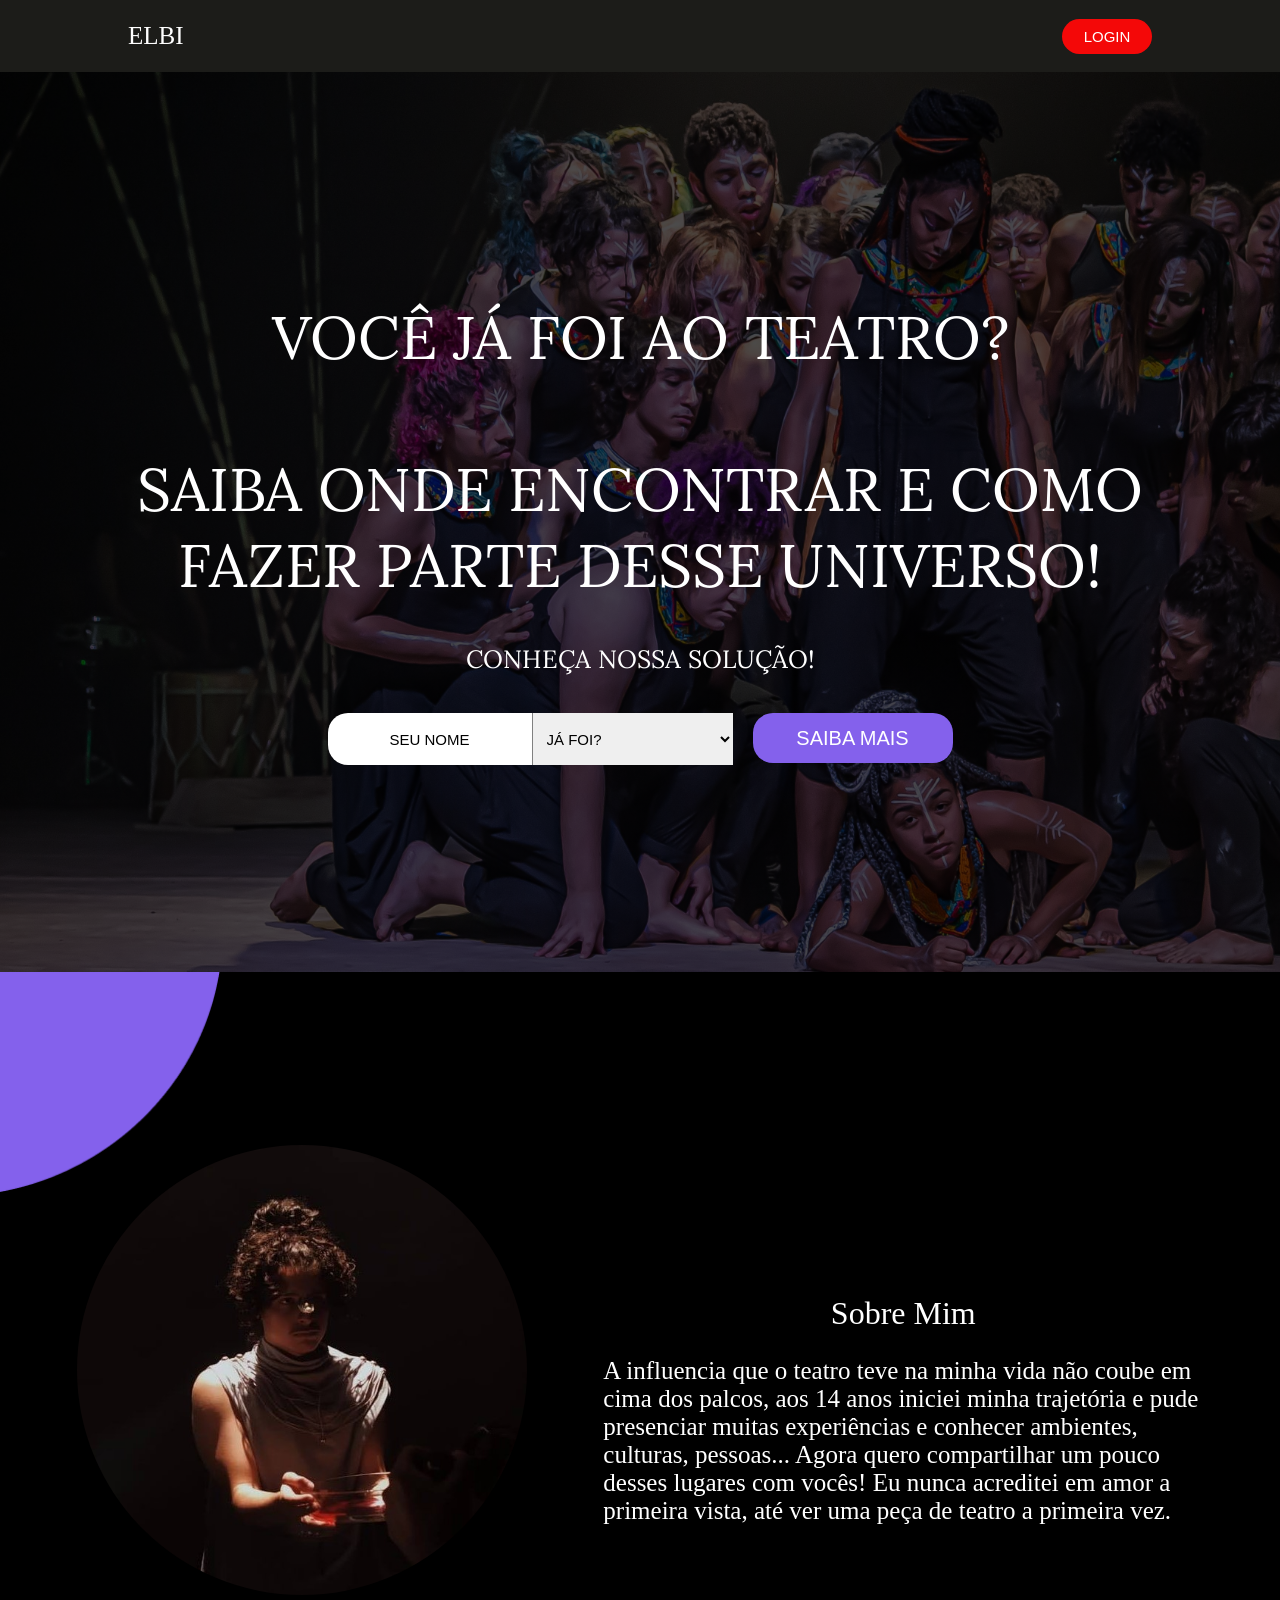
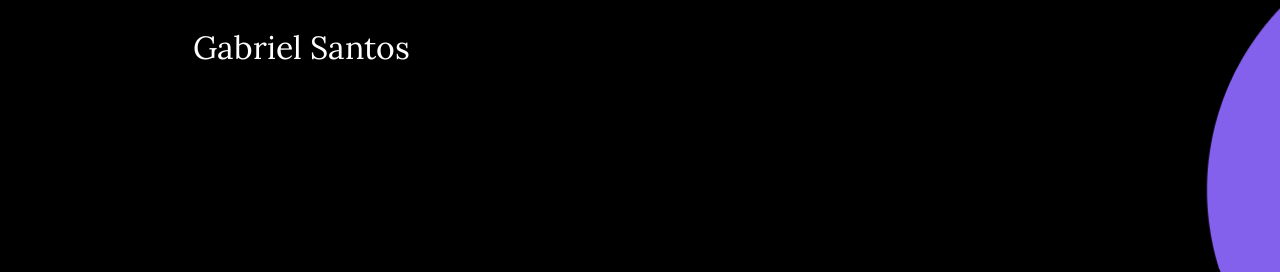
<file: DINÂMICO (API)/public/index.html>
<!DOCTYPE html>
<html lang="en">
<head>
    <meta charset="UTF-8">
    <meta name="viewport" content="width=device-width, initial-scale=1.0">
    <title>Elbi - Inicial</title>
    <link rel="stylesheet" href="style/estilo.css">
</head>

<body>
    <div class="header">
        <div class="elementos">
            <p>ELBI</p>
            <a href="login.html"><button>LOGIN</button></a>
        </div>
    </div>
    <div class="banner">
        <div class="container">
            <p>VOCÊ JÁ FOI AO TEATRO? <br><br> SAIBA ONDE ENCONTRAR E COMO <br> FAZER PARTE DESSE UNIVERSO!</p>
            <p style="font-size: 25px;">CONHEÇA NOSSA SOLUÇÃO!</p> <br>
            <div class="opcoes">
                <input class="seunome" type="text" placeholder="SEU NOME" id="input_nome">
                <div id="div_mensagem"></div>
                <div class="separador"></div>
                <select id="slc_opcao">
                    <option value="">JÁ FOI?</option>
                    <option value="sim">SIM</option>
                    <option value="nao">NÃO</option>
                </select>
                <button id="btn_cadastrar" onclick="guardarIndex()">SAIBA MAIS</button>
                <!-- href="./perguntas.html" -->
            </div>
        </div>
    </div>
    <div class="sobreMim">
        <div class="config">
            <div class="imgEU">
                <img src="./img/gabriel.jpeg" alt="">
                <p>Gabriel Santos</p>
            </div>
            <div class="textoEu">
                <span>Sobre Mim</span>
                <p>A influencia que o teatro teve na minha vida não coube em cima dos palcos, aos 14 anos iniciei minha trajetória e pude presenciar muitas experiências e conhecer ambientes, culturas, pessoas... Agora quero compartilhar um pouco desses lugares com vocês! Eu nunca acreditei em amor a primeira vista, até ver uma peça de teatro a primeira vez.</p>
            </div>
        </div>
    </div>
</body>
</html>
<script src="cadastrar.js">

</script>
</file>
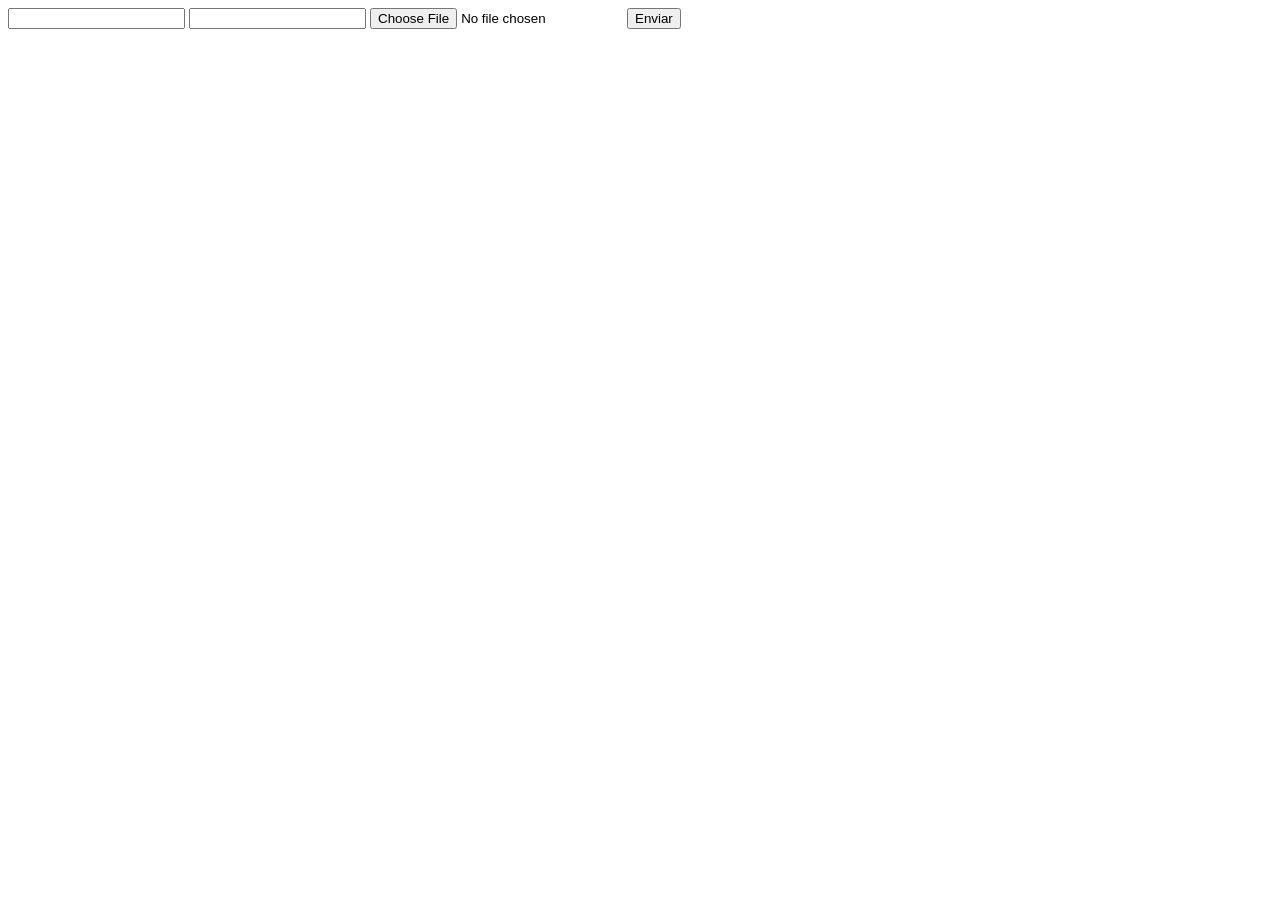
<file: DINÂMICO (API)/DOCUMENTOS_DE_APOIO/exemplo_de_upload_de_arquivo/public/index.html>
<!DOCTYPE html>
<html lang="en">

<head>
  <meta charset="UTF-8">
  <meta http-equiv="X-UA-Compatible" content="IE=edge">
  <meta name="viewport" content="width=device-width, initial-scale=1.0">
  <title>Upload</title>
</head>

<body>

  <div>
    <input name="nome" id="nome" type="text" />
    <input name="email" id="email" type="url" />
    <input name="foto" id="foto" type="file" />
    <button onclick="enviar()">Enviar</button>
  </div>

  <div id="container"></div>
</body>

</html>

<script>
  function enviar() {
    const formData = new FormData();
    formData.append('foto', foto.files[0])
    formData.append('nome', nome.value)
    formData.append('email', email.value)

    fetch("/usuarios/cadastro", {
      method: "POST",
      body: formData
    })
      .then(res => {
        window.location = "./perfil.html"
      })
      .catch(err => {
        console.log(err);
      })
  }
</script>
</file>
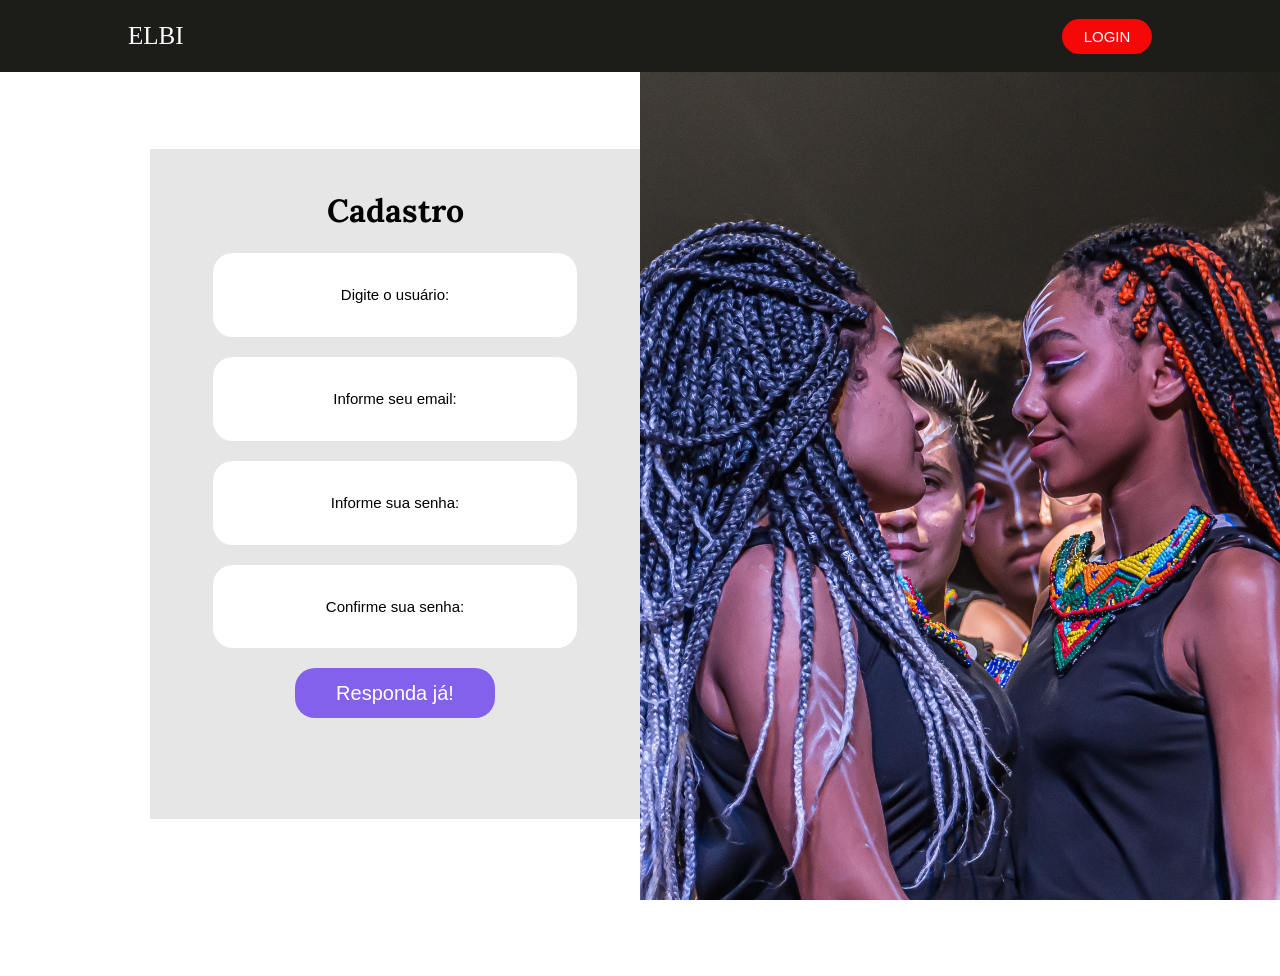
<file: ESTÁTICO/cadastro.html>
<!DOCTYPE html>
<html lang="en">

<head>
    <meta charset="UTF-8">
    <meta name="viewport" content="width=device-width, initial-scale=1.0">
    <title>Cadastro | Elbi</title>
    <link rel="stylesheet" href="style/estilo.css">
</head>

<body>
    <div class="header">
        <div class="elementos">
            <p>ELBI</p>
            <button>LOGIN</button>
        </div>
    </div>
    <div class="principal">
        <div class="cadastro">
            <h1>Cadastro</h1>
            <input type="text" id="ipt_usuario" class="inputCadastro" placeholder="Digite o usuário:"><br>
            <input type="text" id="ipt_email" class="inputCadastro" placeholder="Informe seu email:"><br>
            <input type="password" id="ipt_senha" class="inputCadastro" placeholder="Informe sua senha:"><br>
            <input type="password" id="ipt_senhaconfirmada" class="inputCadastro" placeholder="Confirme sua senha:"><br>
            <button class="button" onclick="analisar()"><a href="perguntas.html">Responda já!</a></button>
        </div>
        <div>
            <img class="imagemCadastro" src="img/cadastro2.jpg" alt="imagem ilustrativa da inserção do login">
        </div> <!-- A TAG ESTÁ FORA DA DIV CADASTRO MAS DENTRO DA PRINCIPAL-->
    </div>
</body>

</html>
</file>
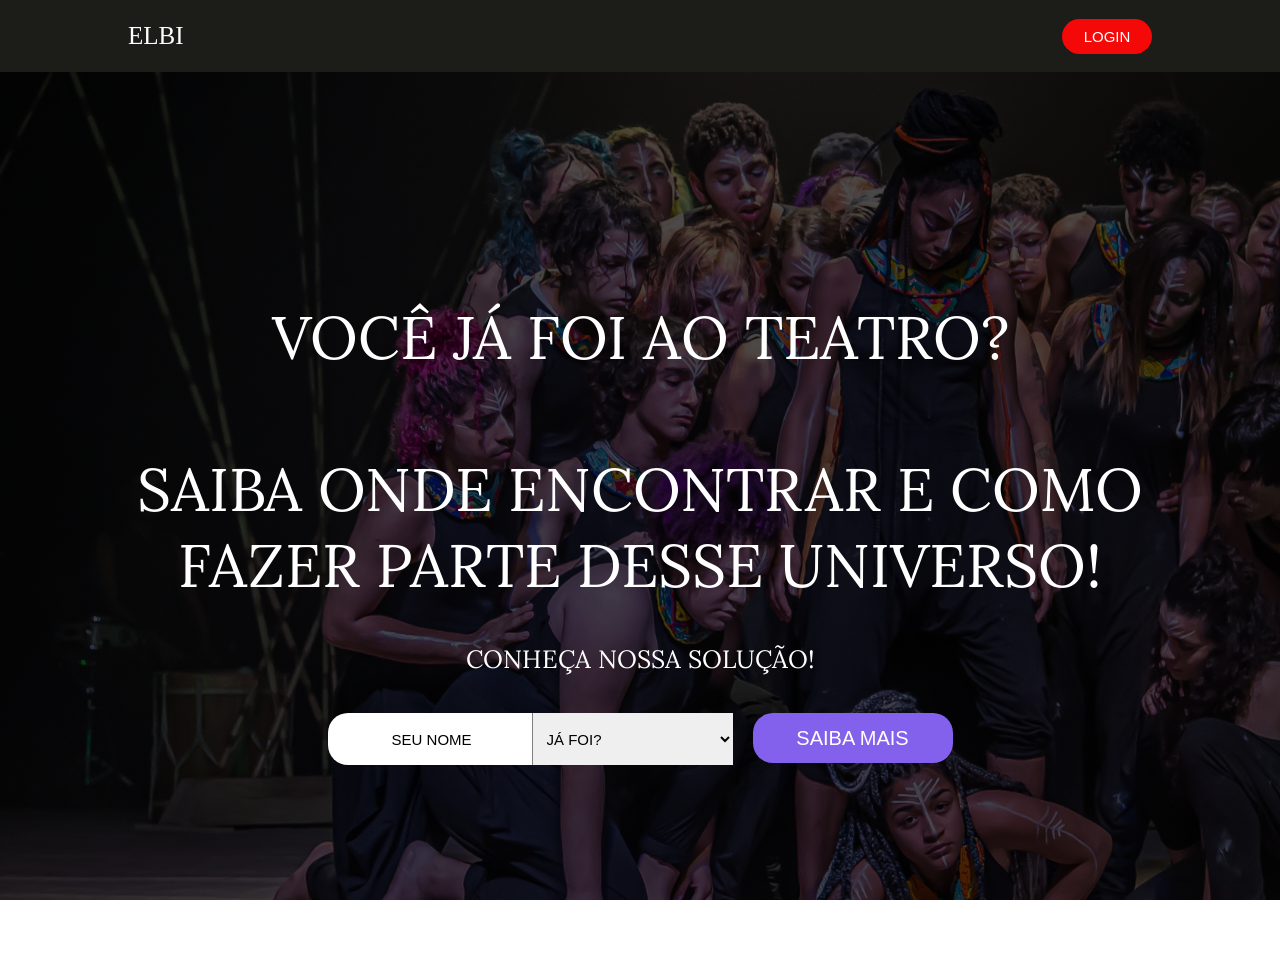
<file: ESTÁTICO/inicial.html>
<!DOCTYPE html>
<html lang="en">
<head>
    <meta charset="UTF-8">
    <meta name="viewport" content="width=device-width, initial-scale=1.0">
    <title>Elbi - Inicial</title>
    <link rel="stylesheet" href="style/estilo.css">
</head>

<body>
    <div class="header">
        <div class="elementos">
            <p>ELBI</p>
            <button>LOGIN</button>
        </div>
    </div>
    <div class="banner">
        <div class="container">
            <p>VOCÊ JÁ FOI AO TEATRO? <br><br> SAIBA ONDE ENCONTRAR E COMO <br> FAZER PARTE DESSE UNIVERSO!</p>
            <p style="font-size: 25px;">CONHEÇA NOSSA SOLUÇÃO!</p> <br>
            <form class="opcoes">
                <input class="seunome" type="text" placeholder=" SEU NOME">
                <div class="separador"></div>
                <select>
                    <option value="">JÁ FOI?</option>
                    <option value="sim">SIM</option>
                    <option value="nao">NÃO</option>
                </select>
                <button><a href="./cadastro.html">SAIBA MAIS</a></button>
            </form>
        </div>
    </div>

    
</body>
</html>
</file>
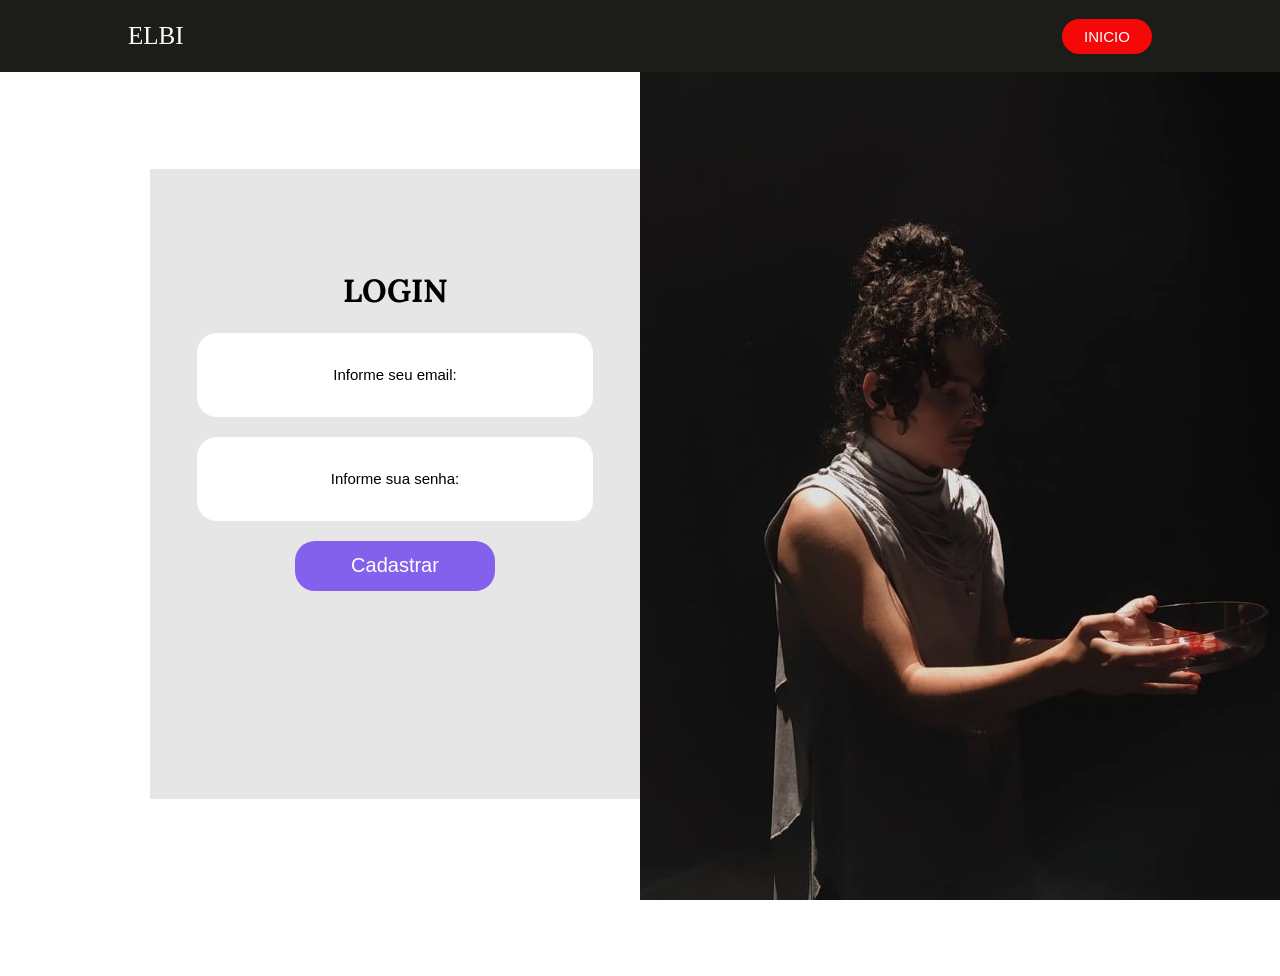
<file: ESTÁTICO/login.html>
<!DOCTYPE html>
<html lang="en">
<head>
    <meta charset="UTF-8">
    <meta name="viewport" content="width=device-width, initial-scale=1.0">
    <title>Login | Elbi</title>
    <link rel="stylesheet" href="style/estilo.css">
</head>
<body>
    <div class="header">
        <div class="elementos">
            <p>ELBI</p>
            <button>INICIO</button>
        </div>
    </div>
    <div class="principal">
        <div class="login"> <br><br><br><br>
            <h1>LOGIN</h1>
        <input type="text" id="ipt_email" class="inputCadastro" placeholder="Informe seu email:"><br>
        <input type="password" id="ipt_senha" class="inputCadastro" placeholder="Informe sua senha:"><br>
        <button class="button" onclick="analisar()"><a href="rowpage.html">Cadastrar</a></button>

        </div>
        <div>
            <img class="imagemCadastro" src="img/login.jpg" alt="imagem ilustrativa da inserção do login">
        </div> <!-- A TAG ESTÁ FORA DA DIV CADASTRO MAS DENTRO DA PRINCIPAL-->
</div>
</body>
</html>
</file>
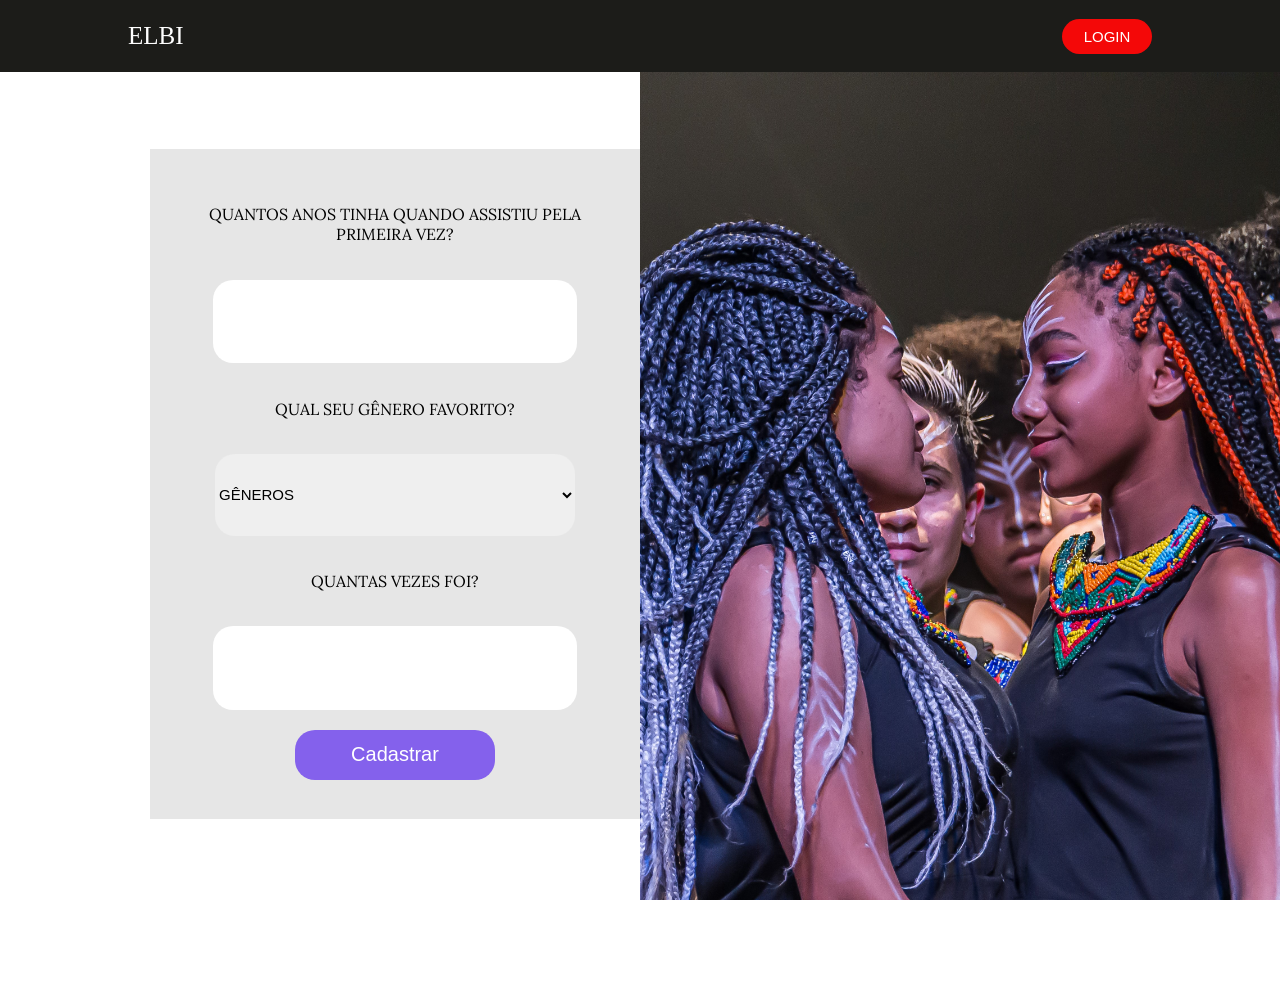
<file: ESTÁTICO/perguntas.html>
<!DOCTYPE html>
<html lang="en">
<head>
    <meta charset="UTF-8">
    <meta name="viewport" content="width=device-width, initial-scale=1.0">
    <title>O que busca?</title>
    <link rel="stylesheet" href="style/estilo.css">

</head>
<body>
    <div class="header">
        <div class="elementos">
            <p>ELBI</p>
            <button>LOGIN</button>
        </div>
    </div>
        <div class="principal">
            <div class="cadastro">
                <div class="questoes">
                    <p>QUANTOS ANOS TINHA QUANDO ASSISTIU PELA PRIMEIRA VEZ?</p>
                    <input type="number" id="ipt_anos" class="inputCadastro">
                    
                    <p>QUAL SEU GÊNERO FAVORITO?</p>
                    <select class="inputCadastro">
                        <option value="">GÊNEROS</option>
                        <option value="sim">Teatro de sombras</option>
                        <option value="nao">Teatro de fantoches ou marionetes</option>
                        <option value="sim">Stand-up comedy</option>
                        <option value="nao">Tragédia</option>
                        <option value="sim">Musical</option>
                        <option value="nao">Romance</option>
                        <option value="sim">Drama</option>
                        <option value="nao">Comédia</option>
                    </select>
                    <p>QUANTAS VEZES FOI?</p>
                    <input type="number" id="ipt_vezes" class="inputCadastro">
                    <button class="button" onclick="analisar()"><a href="prefere.html">Cadastrar</a></button>        
                </div>
            </div>
            <div>
                <img class="imagemCadastro" src="img/cadastro2.jpg" alt="imagem ilustrativa da inserção do login">
            </div> <!-- A TAG ESTÁ FORA DA DIV CADASTRO MAS DENTRO DA PRINCIPAL-->
    </div>
        <div class="quadrado">
            <span style="font-size: 25px; margin-top: 10px;">Responda algumas perguntas:</span>

        </div>
</body>
</html>
</file>
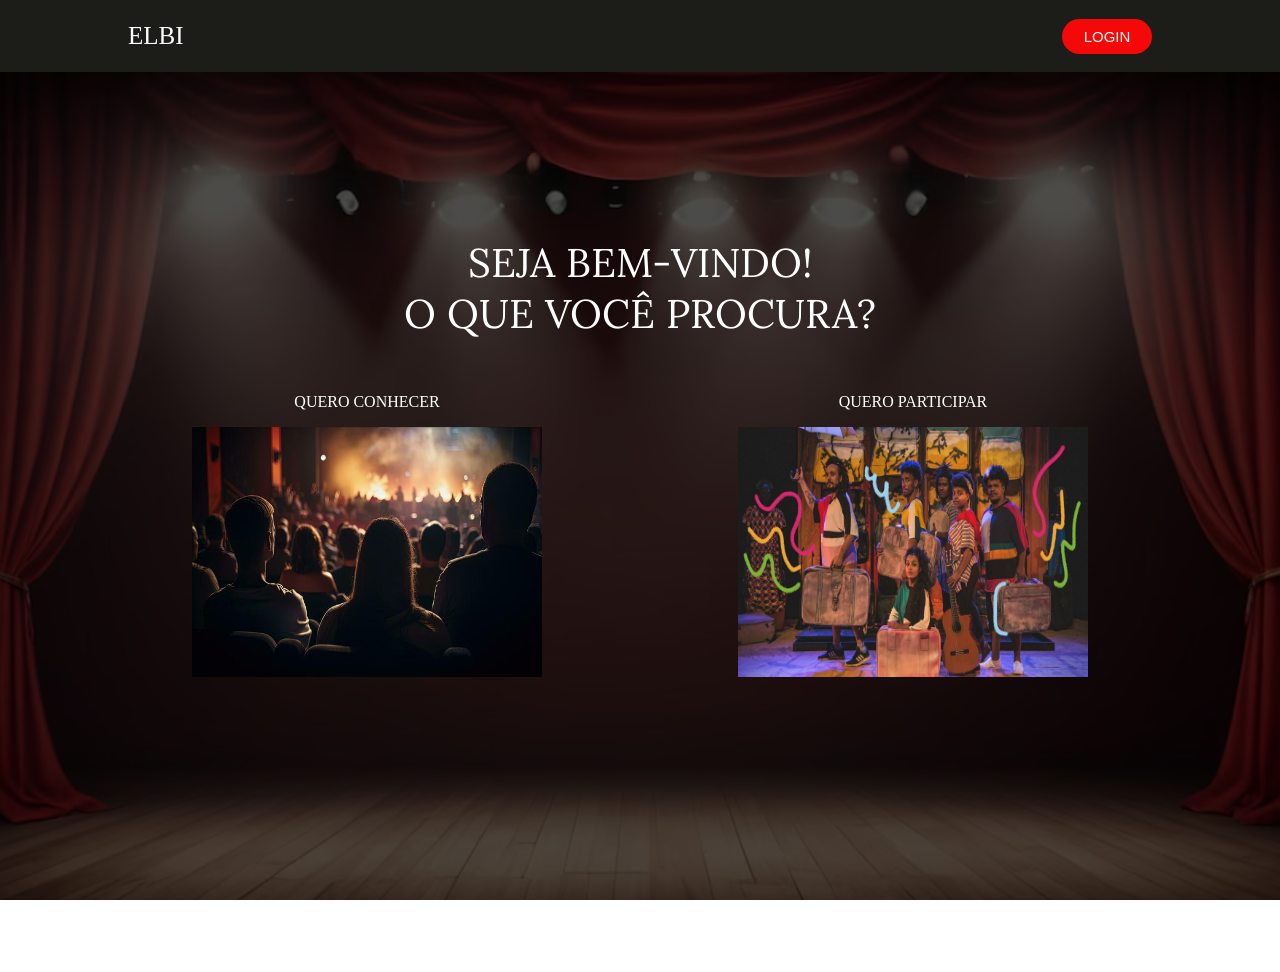
<file: ESTÁTICO/prefere.html>
<!DOCTYPE html>
<html lang="en">
<head>
    <meta charset="UTF-8">
    <meta name="viewport" content="width=device-width, initial-scale=1.0">
    <title>O que busca?</title>
    <link rel="stylesheet" href="style/estilo.css">

</head>
<body>
    <div class="header">
        <div class="elementos">
            <p>ELBI</p>
            <button>LOGIN</button>
        </div>
    </div>
    <div class="banner_prefere">
        <div class="container">
            <p>SEJA BEM-VINDO!  <br> O QUE VOCÊ PROCURA?</p>
        </div>
        <br>
        <div class="procura">
            <div class="img1">
                <p>QUERO CONHECER</p>
                <a href="rowpage.html">
                <img src="img/conhecer.jpg" alt="">
                </a>
            </div>
            <div class="img2">
                <p>QUERO PARTICIPAR</p>
                <a href="rowpage.html">
                <img src="img/participar.webp" alt="">
                </a>
            </div>
        </div>
    </div>
</body>
</html>
</file>
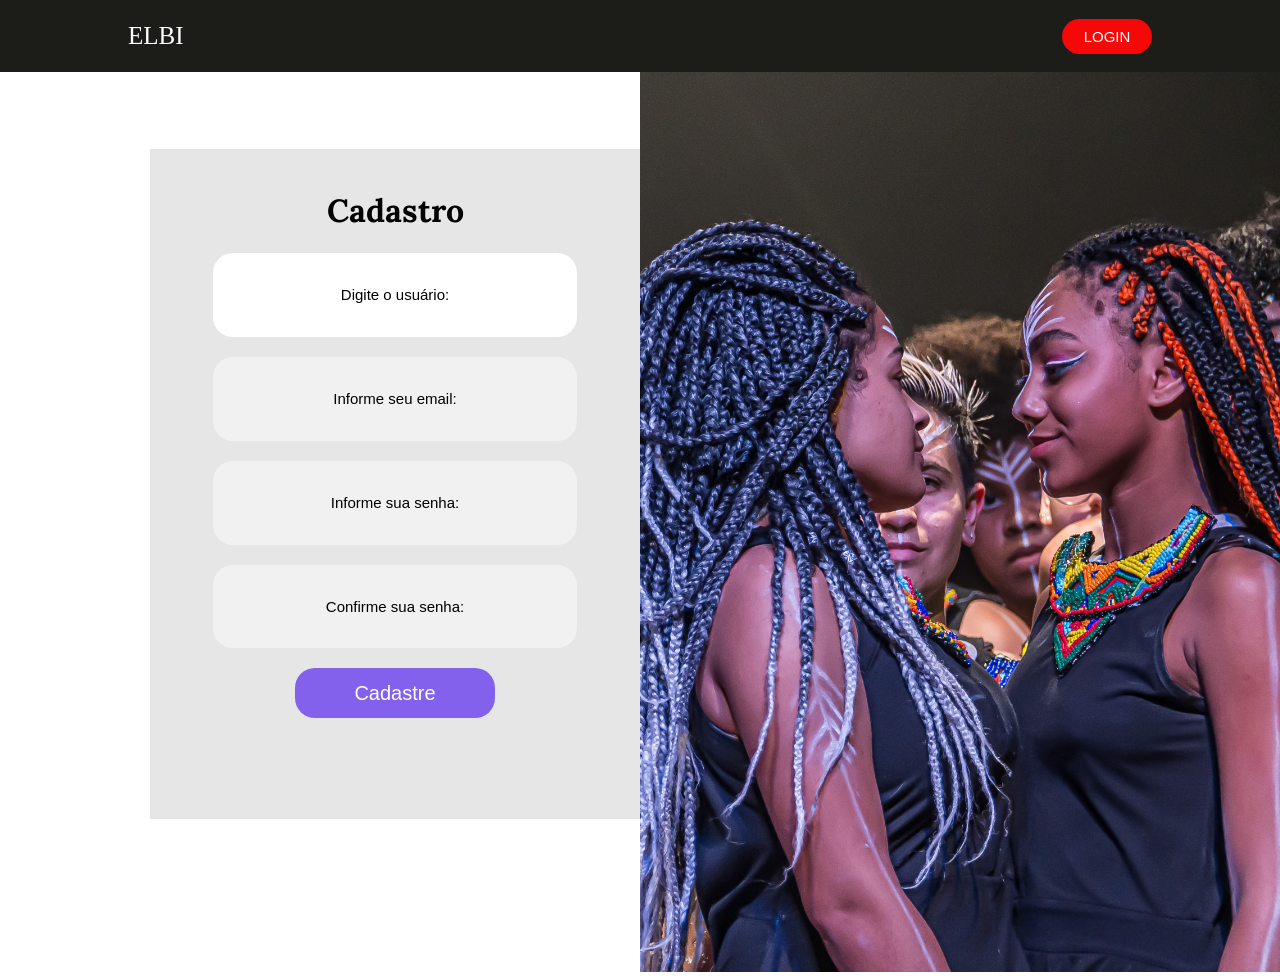
<file: DINÂMICO (API)/public/cadastro.html>
<!DOCTYPE html>
<html lang="en">

<head>
    <meta charset="UTF-8">
    <meta name="viewport" content="width=device-width, initial-scale=1.0">
    <title>Cadastro | Elbi</title>
    <link rel="stylesheet" href="style/estilo.css">
</head>

<body style="overflow: hidden;">
    <div class="header">
        <div class="elementos">
            <p>ELBI</p>
            <a href="login.html"><button>LOGIN</button></a>
        </div>
    </div>
    <div class="principal">
        <div class="cadastro">
            <h1>Cadastro</h1>
            <input oninput="analisar()" type="text" id="ipt_usuario" class="inputCadastro" placeholder="Digite o usuário:"><br>
            <span id="div_mensagem_usuario"></span>
            <input disabled oninput="analisar()" type="text" id="ipt_email" class="inputCadastro" placeholder="Informe seu email:"><br>
            <span id="div_mensagem_email"></span>
            <input disabled oninput="analisar()" type="password" id="ipt_senha" class="inputCadastro" placeholder="Informe sua senha:"><br>
            <span id="div_mensagem_senha"></span>
            <input disabled oninput="analisar()" type="password" id="ipt_senhaconfirmada" class="inputCadastro" placeholder="Confirme sua senha:"><br>
            <span id="div_mensagem_senha_confirmada"></span>
            <button id="botao_cadastrar" disabled onclick="guardarDados()" class="button">Cadastre</button>
            <div id="div_msgFinal"></div>
            <span id="mensagem_erro"></span>

        </div>
        <div>
            <img class="imagemCadastro" src="img/cadastro2.jpg" alt="imagem ilustrativa da inserção do login">
        </div> <!-- A TAG ESTÁ FORA DA DIV CADASTRO MAS DENTRO DA PRINCIPAL-->
    </div>
</body>


</html>

<script src="cadastrar.js"> </script>
<script>

        ipt_usuario.disabled = false;
        ipt_email.disabled = true;
        ipt_senha.disabled = true;
        ipt_senhaconfirmada.disabled = true;

    function analisar() {

      var usuario = ipt_usuario.value;
      var email = ipt_email.value;
      var senha = ipt_senha.value;
      var senha_conf = ipt_senhaconfirmada.value;

      var v_usu = 0;
      var v_senha1 = 0;
      var v_senha2 = 0;
      var v_email = 0;



      if (
        usuario == '' || email == '' || senha == '' || senha_conf == ''
      ) {

            console.log("preenchi");
            botao_cadastrar.disabled = true;
            botao_cadastrar.style.backgroundColor="rgb(172, 146, 248)";
            
        }else{
            div_msgFinal.innerHTML = ``
        }
        
        // validação do usuário
        
        var usuarioTemMaiusculo = usuario.toLowerCase();
        var usuarioTemMinusculo = usuario.toUpperCase();
        var tamanhoUsuario = usuario.length;
        if(tamanhoUsuario != 0 && tamanhoUsuario < 4){
        div_mensagem_usuario.innerHTML = `
        <span style="color: rgb(221, 85, 12);">
        O usuário tem que ter ao menos 4 caracteres
        </span>`
        v_usu = 0;     
        ipt_email.disabled = true;
        ipt_senha.disabled = true;
        ipt_senhaconfirmada.disabled = true;

      }else{
        div_mensagem_usuario.innerHTML = ``
        v_usu = 1;
        ipt_email.disabled = false;
        ipt_senha.disabled = false;
      }

      // validação de senha

      var senhaTemMaiusculo = senha.toLowerCase(); //transforma a senha toda em minúsculo
      var senhaTemMinusculo = senha.toUpperCase(); // transforma a senha toda em maiúscula
      var tamanhoSenha = senha.length; // variável que pega o tamanho da senha 
      if(tamanhoSenha == 0){
        div_mensagem_senha.innerHTML = ``; // checa se o campo estiver vazio
        v_senha1 = 0;
        ipt_senhaconfirmada.disabled = true;
      }
      else if (senha == senhaTemMaiusculo) {
         div_mensagem_senha.innerHTML = `
        <span style="color: rgb(221, 85, 12);">
        A senha deve conter pelo menos uma letra maiúscula.
        </span>
        `; // checa se a senha contem algum caracter em maiúsculo
         v_senha1 = 0;
         ipt_senhaconfirmada.disabled = true;
         
      }else if (senha == senhaTemMinusculo){
        div_mensagem_senha.innerHTML = `
        <span style="color: rgb(221, 85, 12);">            
        A senha deve conter pelo menos uma letra minúscula.
        </span>`; // checa se a senha contem algum caracter em minúsculo
        v_senha1 = 0;
        ipt_senhaconfirmada.disabled = true;

      }else if((senhaTemMaiusculo != senha) && (senhaTemMinusculo != senha)){
        div_mensagem_senha.innerHTML = ``; // checa se a senha é válida
        v_senha1 = 1;
        ipt_senhaconfirmada.disabled = false;

      }


        if (senha != senha_conf && ipt_senhaconfirmada.disabled == false) {
        div_mensagem_senha_confirmada.innerHTML = `
        <span style="color: rgb(221, 85, 12);">
        As senhas não coincidem.
        </span>
        `; 
        v_senha2 = 0;

      }   
      else{  
        div_mensagem_senha_confirmada.innerHTML = ``;
        v_senha2 = 1;
      }

      // validação do email

      var index_email = email.indexOf('@'); // pega a casa onde estava a "casa" do caracter @

      var index_com = email.indexOf('.com'); //pega a casa onde começa as "casas" do ".com"

      var tamanhoEmail = email.length; // pega o tamanho do email

      if(index_email == -1 && email.length == 0){ // verifica se não possui @ e se o valor está vazio
        div_mensagem_email.innerHTML = ``
        v_email = 0;
        ipt_senhaconfirmada.disabled = true;
        ipt_senha.disabled = true;

      }else if(index_email == -1 && email.length != 0){ //verifica se não possui @ mesmo se existir valor dentro da input
        div_mensagem_email.innerHTML = `
        <span style="color: rgb(221, 85, 12);">
        Email inválido, deve possuir @
        </span>`
        
        v_email = 0;
        ipt_senhaconfirmada.disabled = true;
        ipt_senha.disabled = true;

      }
      else if (index_email > index_com){ // verifica se o @ vem depois do .com
        div_mensagem_email.innerHTML = ` 
        <span style="color: rgb(221, 85, 12);">
        Email inválido, o @ deve vir antes do .com
        </span>`
        v_email = 0;
        ipt_senhaconfirmada.disabled = true;
        ipt_senha.disabled = true;
      }else if (index_email < index_com){ // verifica se o @ vem antes do .com
        div_mensagem_email.innerHTML = ``
        v_email = 1;
        ipt_senha.disabled = false;
      }

      
      if((v_email == 1 && v_usu == 1) && (v_senha1 == 1 && v_senha2 == 1 )){ // se todas validações estiverem corretas as variáveis vão estar em 1, ou seja se toda estiverem com o valor 1 o usuário poderá clicar no butão consequentemente realizar de fato o cadastro
        botao_cadastrar.disabled = false;
        botao_cadastrar.style.backgroundColor ="rgb(132, 97, 236)";
        ipt_usuario.disabled = false;
        ipt_email.disabled = false;
        ipt_senha.disabled = false;
        ipt_senhaconfirmada.disabled = false;
      }else{
        botao_cadastrar.disabled = true;
        botao_cadastrar.style.backgroundColor ="rgb(172, 146, 248)";
      }

    }
</script>
</file>
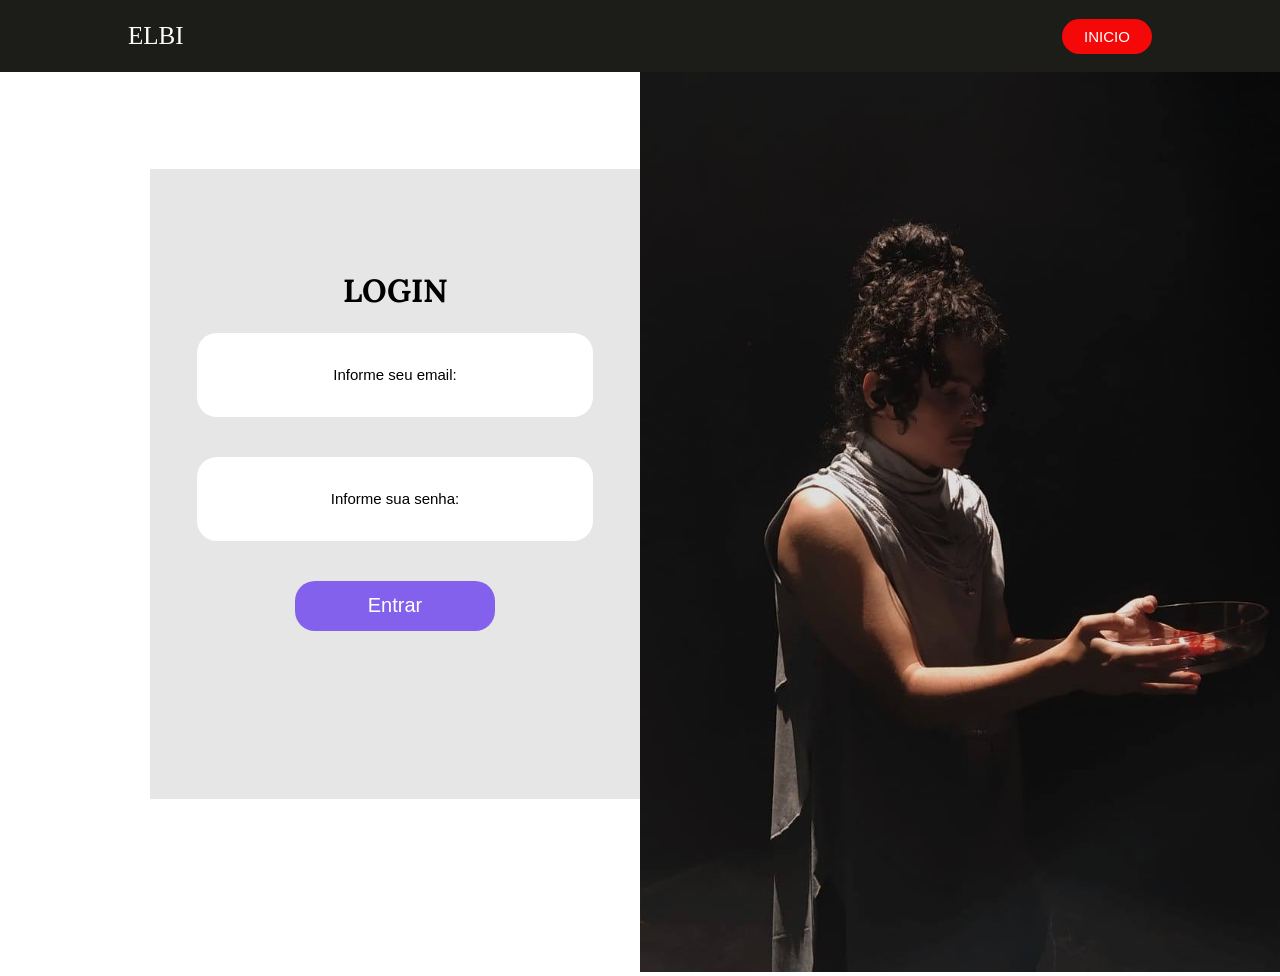
<file: DINÂMICO (API)/public/login.html>
<!DOCTYPE html>
<html lang="en">
<head>
    <meta charset="UTF-8">
    <meta name="viewport" content="width=device-width, initial-scale=1.0">
    <title>Login | Elbi</title>
    <link rel="stylesheet" href="style/estilo.css">
</head>
<body>
    <div class="header">
        <div class="elementos">
            <p>ELBI</p>
            <button>INICIO</button>
        </div>
    </div>
    <div class="principal">
        <div class="login"> <br><br><br><br>
            <h1>LOGIN</h1>
        <input type="text" id="ipt_email" class="inputCadastro" placeholder="Informe seu email:"><br>
        <div id="cardErro"></div> <br>
        <input type="password" id="ipt_senha" class="inputCadastro" placeholder="Informe sua senha:"><br>
        <div id="cardErro"></div> <br>
        <button class="button" onclick="entrar()">Entrar</button> <br>
        <div id="mensagem_erro"></div>

        </div>
        <div>
            <img class="imagemCadastro" src="img/login.jpg" alt="imagem ilustrativa da inserção do login">
        </div> <!-- A TAG ESTÁ FORA DA DIV CADASTRO MAS DENTRO DA PRINCIPAL-->
</div>
</body>
</html>

<script>

    function entrar() {

        var emailVar = ipt_email.value;
        var senhaVar = ipt_senha.value;

        if (emailVar == "" || senhaVar == "") {
            mensagem_erro.innerHTML = "(Mensagem de erro para todos os campos em branco)";
            return false;
        }
        else {
            setInterval(5000)
        }

        console.log("FORM LOGIN: ", emailVar);
        console.log("FORM SENHA: ", senhaVar);

        fetch("/usuarios/autenticar", {
            method: "POST",
            headers: {
                "Content-Type": "application/json"
            },
            body: JSON.stringify({
                emailServer: emailVar,
                senhaServer: senhaVar
            })
        }).then(function (resposta) {
            console.log("ESTOU NO THEN DO entrar()!")

            if (resposta.ok) {
                console.log(resposta);

                resposta.json().then(json => {
                    console.log(json);
                    console.log(JSON.stringify(json));

                    setTimeout(function () {
                        window.location = "rowpage.html";
                    }, 1000); // apenas para exibir o loading

                });

            } else {

                console.log("Houve um erro ao tentar realizar o login!");
                alert("Login ou senha incorretas!");

                resposta.text().then(texto => {
                    console.error(texto);
                });
            }

        }).catch(function (erro) {
            console.log(erro);
        })

        return false;
    }
</script>
</file>
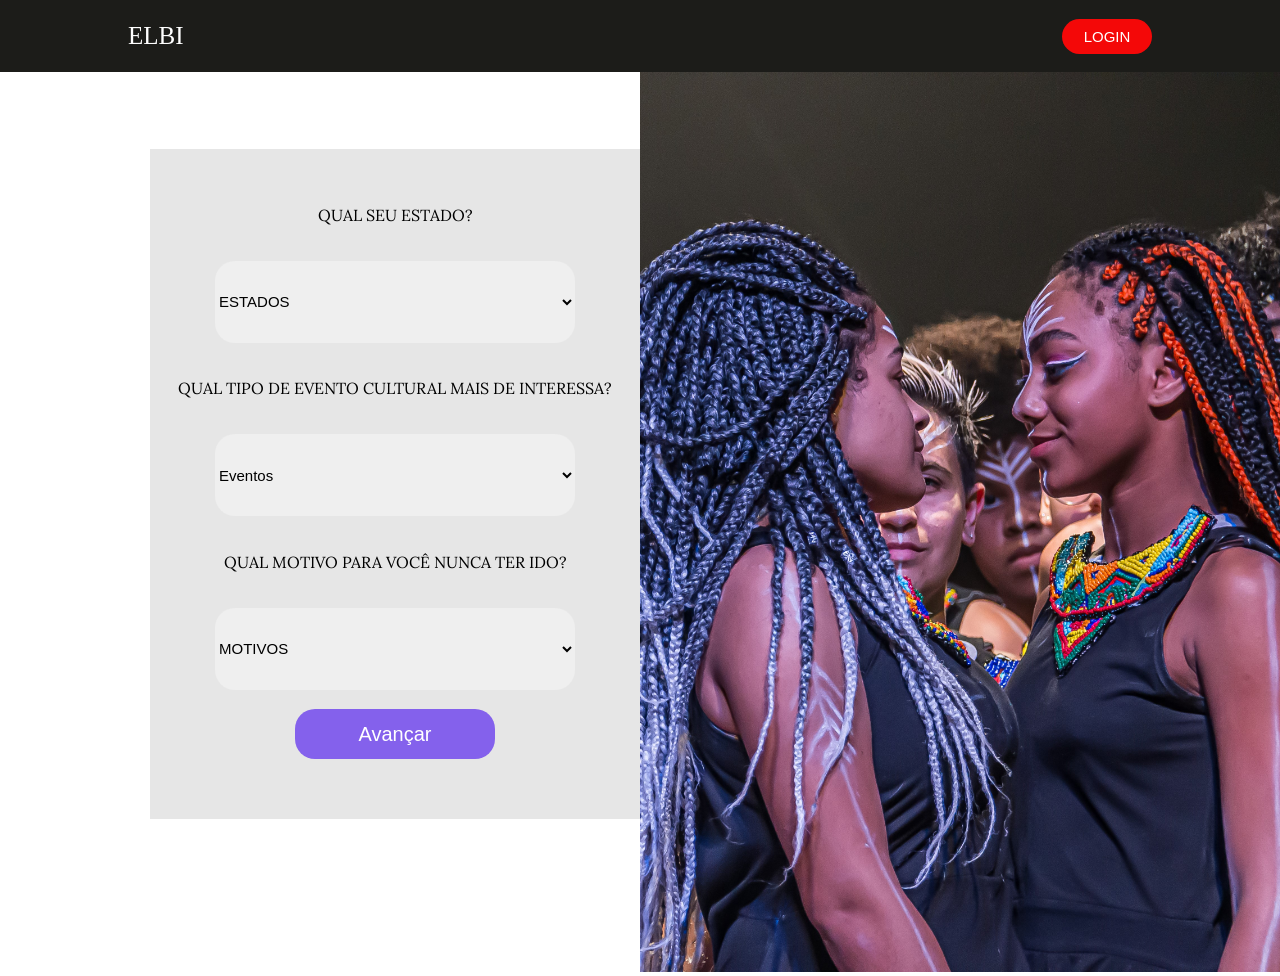
<file: DINÂMICO (API)/public/perguntas.html>
<!DOCTYPE html>
<html lang="en">

<head>
    <meta charset="UTF-8">
    <meta name="viewport" content="width=device-width, initial-scale=1.0">
    <title>O que busca?</title>
    <link rel="stylesheet" href="style/estilo.css">

</head>

<body onload="carregarPerguntas()">
    <div class="header">
        <div class="elementos">
            <p>ELBI</p>
            <a href="login.html"><button>LOGIN</button></a>
        </div>
    </div>
    <div class="principal">
        <div id="div_sim" style="display: none;" class="cadastro">
            <div class="questoes">
                <p>QUANTOS ANOS TINHA QUANDO ASSISTIU PELA PRIMEIRA VEZ?</p>
                <input oninput="analisar()" type="number" id="ipt_pergunta1" class="inputCadastro">

                <p>QUAL SEU GÊNERO FAVORITO?</p>
                <select oninput="analisar()" class="inputCadastro" id="slc_respostas">
                    <option value="#">GÊNEROS</option>
                    <option value="Teatro de sombras">Teatro de sombras</option>
                    <option value="Teatro de fantoches ou marionetes">Teatro de fantoches ou marionetes</option>
                    <option value="Stand-up comedy">Stand-up comedy</option>
                    <option value="Tragédia">Tragédia</option>
                    <option value="Musical">Musical</option>
                    <option value="Romance">Romance</option>
                    <option value="Drama">Drama</option>
                    <option value="Comédia">Comédia</option>
                </select>
                <p>QUANTAS VEZES FOI?</p>
                <input oninput="analisar()" type="number" id="ipt_pergunta3" class="inputCadastro">
                <button disabled id="ipt_but1" onclick="guardarPerguntas()" class="button">Avançar</button>
                <div id="div_msgFinal1"></div>
            </div>
        </div>

        <!-- Perguntas "Não" -->

        <div id="div_nao" style="display: none;" class="cadastro">
            <div class="questoes">
                <p>QUAL SEU ESTADO?</p>
                <select oninput="analisar()" class="inputCadastro" id="slc_respostas4">
                    <option value="#">ESTADOS</option>
                    <option value="AC">Acre</option>
                    <option value="AL">Alagoas</option>
                    <option value="AM">Amazonas</option>
                    <option value="BA">Bahia</option>
                    <option value="CE">Ceará</option>
                    <option value="ES">Espírito Santo</option>
                    <option value="GO">Goiás</option>
                    <option value="MA">Maranhão</option>
                    <option value="MT">Mato Grosso</option>
                    <option value="MS">Mato Grosso do Sul</option>
                    <option value="MG">Minas Gerais</option>
                    <option value="PA">Pará</option>
                    <option value="PB">Paraíba</option>
                    <option value="PR">Paraná</option>
                    <option value="PE">Pernambuco</option>
                    <option value="PI">Piauí</option>
                    <option value="RJ">Rio de Janeiro</option>
                    <option value="RN">Rio Grande do Norte</option>
                    <option value="RS">Rio Grande do Sul</option>
                    <option value="RO">Rondônia</option>
                    <option value="RR">Roraima</option>
                    <option value="SC">Santa Catarina</option>
                    <option value="SP">São Paulo</option>
                    <option value="SE">Sergipe</option>
                    <option value="TO">Tocantins</option>
                    <option value="DF">Distrito Federal</option>
                </select>

                <p>QUAL TIPO DE EVENTO CULTURAL MAIS DE INTERESSA?</p>
                <select oninput="analisar()" class="inputCadastro" id="slc_respostas5">
                    <option value="#">Eventos</option>
                    <option value="Exposição de Arte">Exposição de Arte</option>
                    <option value="Festival de Música">Festival de Música</option>
                    <option value="Dança">Dança</option>
                    <option value="Cinema">Cinema</option>
                    <option value="Literatura">Literatura</option>
                    <option value="Festa Popular">Festa Popular</option>
                    <option value="Feira de Artesanato">Feira de Artesanato</option>
                    <option value="Shows ao Vivo">Shows ao Vivo</option>
                    <option value="Cultura Gastronômica">Cultura Gastronômica</option>
                    <option value="Sarau Literário">Sarau Literário</option>
                    <option value="Oficina Cultural">Oficina Cultural</option>
                    <option value="Carnaval">Carnaval</option>
                    <option value="Performance Artística">Performance Artística</option>
                    <option value="Concerto">Concerto</option>
                    <option value="Palestra Cultural">Palestra Cultural</option>
                    <option value="Lançamento de Livro">Lançamento de Livro</option>
                    <option value="Ciclo de Filmes">Ciclo de Filmes</option>
                    <option value="Mostra de Cinema">Mostra de Cinema</option>
                    <option value="Outros">Outros</option>
                </select>

                <p>QUAL MOTIVO PARA VOCÊ NUNCA TER IDO?</p>
                <select oninput="analisar()" class="inputCadastro" id="slc_respostas6">
                    <option value="#">MOTIVOS</option>
                    <option value="Nunca tive interesse em teatro">Nunca tive interesse em teatro</option>
                    <option value="Falta de tempo">Falta de tempo</option>
                    <option value="Não gosto de peças teatrais">Não gosto de peças teatrais</option>
                    <option value="Não tenho companhia para ir">Não tenho companhia para ir</option>
                    <option value="Preços elevados dos ingressos">Preços elevados dos ingressos</option>
                    <option value="Falta de opções de teatro na minha cidade">Falta de opções de teatro na minha cidade</option>
                    <option value="Não sei onde comprar ingressos">Não sei onde comprar ingressos</option>
                    <option value="Acredito que o teatro não é para mim">Acredito que o teatro não é para mim</option>
                    <option value="Sempre escolho outras formas de lazer">Sempre escolho outras formas de lazer</option>
                    <option value="Problemas de acessibilidade">Problemas de acessibilidade</option>
                    <option value="Não estou familiarizado com a programação cultural">Não estou familiarizado com a programação cultural</option>
                    <option value="Não sei o que esperar de uma peça de teatro">Não sei o que esperar de uma peça de teatro</option>
                    <option value="Acho que é um tipo de cultura elitista">Acho que é um tipo de cultura elitista</option>
                    <option value="Nunca me convidaram para ir">Nunca me convidaram para ir</option>
                    <option value="Outros">Outros</option>


                </select>
                <button disabled onclick="guardarPerguntas()" id="ipt_but2" class="button">Avançar</button>
                <div id="div_msgFinal2"></div>

            </div>
        </div>
        <div>
            <img class="imagemCadastro" src="img/cadastro2.jpg" alt="imagem ilustrativa da inserção do login">
        </div> <!-- A TAG ESTÁ FORA DA DIV CADASTRO MAS DENTRO DA PRINCIPAL-->
    </div>

</body>

</html>
<script src="cadastrar.js"></script>
<script>


function analisar() {

        console.log("cliquei");
      var pergunta_1_sim = ipt_pergunta1.value;
      var pergunta_2_sim = slc_respostas.value;
      var pergunta_3_sim = ipt_pergunta3.value;
      var pergunta_1_nao = slc_respostas4.value;
      var pergunta_2_nao = slc_respostas5.value;
      var pergunta_3_nao = slc_respostas6.value;

  

        if (
        (sessionStorage.getItem("jafoiMesmo") == 'sim' && ((pergunta_1_sim == '' || pergunta_2_sim == '#' || pergunta_3_sim == '') && (pergunta_1_nao == '#' || pergunta_2_nao == '#' || pergunta_3_nao == '#'))) 
        || 
        (sessionStorage.getItem("jafoiMesmo") == 'nao' && ((pergunta_1_sim == '' || pergunta_2_sim == '#' || pergunta_3_sim == '') && (pergunta_1_nao == '#' || pergunta_2_nao == '#' || pergunta_3_nao == '#')))
        ) {
            div_msgFinal1.innerHTML = `Todos os campos devem estar preenchidos!`;
            div_msgFinal2.innerHTML = `Todos os campos devem estar preenchidos!`;
            console.log("preenchi");
            ipt_but1.disabled = true;
            ipt_but2.disabled = true;
            ipt_but1.style.backgroundColor="rgb(132, 131, 135)";
            ipt_but2.style.backgroundColor="rgb(132, 131, 135)";
            
        }else{
            div_msgFinal1.innerHTML = ``;
            div_msgFinal2.innerHTML = ``;
            ipt_but1.disabled = false;
            ipt_but2.disabled = false;
            ipt_but1.style.backgroundColor ="rgb(132, 97, 236)";
            ipt_but2.style.backgroundColor ="rgb(132, 97, 236)";

        }


    }
</script>
</file>
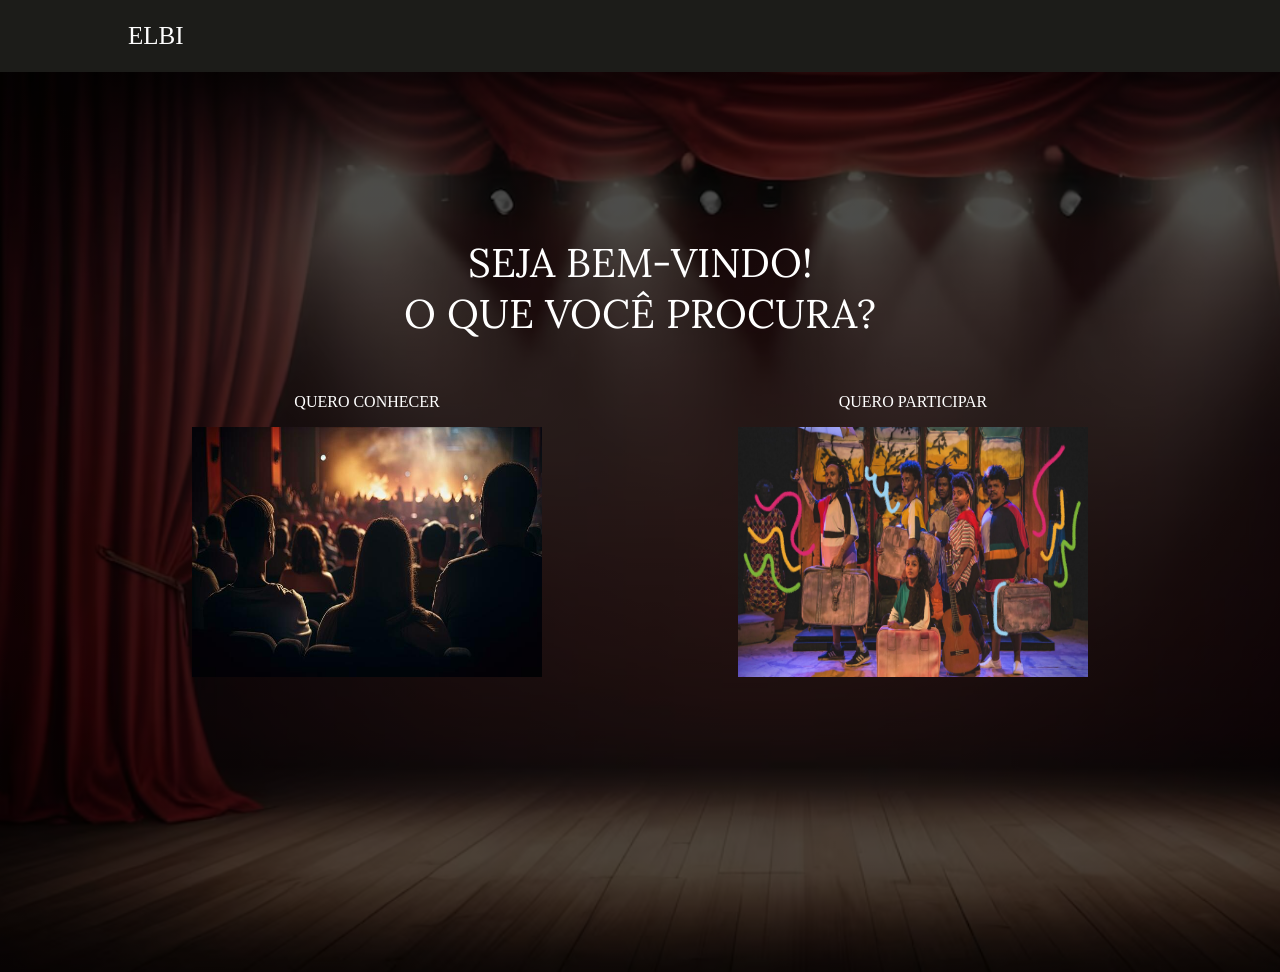
<file: DINÂMICO (API)/public/prefere.html>
<!DOCTYPE html>
<html lang="en">
<head>
    <meta charset="UTF-8">
    <meta name="viewport" content="width=device-width, initial-scale=1.0">
    <title>O que busca?</title>
    <link rel="stylesheet" href="style/estilo.css">

</head>
<body style="overflow: hidden;">
    <div class="header">
        <div class="elementos">
            <p>ELBI</p>
        </div>
    </div>
    <div class="banner_prefere">
        <div class="container">
            <p>SEJA BEM-VINDO!  <br> O QUE VOCÊ PROCURA?</p>
        </div>
        <br>
        <div class="procura">
            <div class="img1">
                <p>QUERO CONHECER</p>
                <img onclick="conhecer()" src="img/conhecer.jpg" alt="">
            </div>
            <div class="img2">
                <p>QUERO PARTICIPAR</p>
                <img onclick="partipar()" src="img/participar.webp" alt="">
            </div>
        </div>
        <div id="mensagem_erro"></div>
    </div>
</body>
</html>

<script src="cadastrar.js"> </script>
</file>
<file: DINÂMICO (API)/public/style/estilo.css>
@import url('https://fonts.googleapis.com/css2?family=Lora:ital,wght@0,400..700;1,400..700&display=swap');

html, body {
    margin: 0;
    padding: 0;
    height: 100%;
    scroll-behavior: smooth;
    /* color: rgb(221, 85, 12); */
}

a {
    text-decoration: none; 
    color: inherit; 
}

a, button, img{
    cursor: pointer; 
}

body::-webkit-scrollbar {
    display: none; /* Oculta a barra de rolagem */
}

.header{
    display: flex;
    width: 100%;
    height: 8%;
    background-color: #1c1c19;
}

.elementos{
    display: flex;
    margin: 0 auto;
    width: 80%;
    height: 100%;
    align-items: center;
    justify-content: space-between;
}

.elementos p{
    font-size: 25px;
    color: white;
}

.elementos button{
    width: 90px;
    height: 35px;
    border-radius: 30px;
    border: none;
    background-color: #F40808;
    font-size: 15px;
}

/* BANNER */
.banner {
    display: flex;
    align-items: center;
    justify-content: center;
    height: 100%;
    width: 100%;
    color: white;
    background: linear-gradient(rgba(0, 0, 0, 0.7), rgba(0, 0, 0, 0.7)), url('../img/inicial.jpg'); 
    background-size: cover; 
  }


.banner .container {
    display: flex;
    flex-direction: column; 
    align-items: center;
    justify-content: center;
    text-align: center;
    width: 80%;
    /* border: 1px solid white; */
    
}

/* Texto principal */
.banner .container p {
    font-size: 60px;
    font-family: 'Lora', serif;
    margin: 20px 0;
    color: white;
}

.solucao{
    font-size: 20px;
}

.opcoes .seunome{
    height: 50px;
    width: 200px;
    border-top-left-radius: 20px; /* arredonda o canto superior esquerdo */
    border-bottom-left-radius: 20px; 
    border: none;
    font-size: 15px;
    /* border: 1px solid white; */
}

input::placeholder { /*pseudoclasse, mexe dentro do atributo*/
    color: black; 
    text-align: center;
}

.separador{
    height: 52px;
    width: 1px;
    background-color: #808080;
}

.opcoes select{
    height: 52px;
    width: 200px;
    border: none;
    font-size: 15px;
    padding: 10px;
    margin-right: 20px;
}

button{
    height: 50px;
    width: 200px;
    border-radius: 20px;
    border: none;
    background-color: #8461EC;
    color: white;
    font-size: 20px;
}

.opcoes{
    display: flex;
}


/* CADASTRO */
.principal{
    display: flex;
    flex-direction: row; /*ISSO QUE DEIXOU A IMAGEM AO LADO*/
    justify-content: space-between;
    align-items: center;
}

.sobreMim{
    display: flex;
    align-items: center;
    justify-content: center;
    height: 100vh;
    width: 100%;
    position: relative;
    color: white;
    background-image: url('../img/fundoMesmo.png');
    background-size: cover;
}

.config{
    display: flex;
    width: 100%;
    align-items: center;
    justify-content: space-evenly;
}

.imgEU{
    display: flex;
    flex-direction: column;
    align-items: center;
}

.imgEU img{
    border-radius: 50%;
    /* border: 1px solid white; */
    height: 450px;
    width: 450px;
}

.imgEU p{
    font-size: 32px;
    font-family: 'Lora', serif;
}

.textoEu{
    display: flex;
    flex-direction: column;
    width: 600px;
    align-items: center;
}

.textoEu span{
    font-size: 32px;
}

.textoEu p{
    font-size: 25px;
}

.cadastro {
    display: flex;
    width: 60vh;
    height: 70vh;
    padding: 20px;
    display: flex;
    flex-direction: column;
    align-items: center;
    background-color: #e6e6e6;
    font-family: 'Lora', sans-serif;
    margin-left: 150px;
    margin-bottom: 80px;
    /* border: 1px solid white; */
}

.imagemCadastro {
    width: 50vw; /* Ocupa metade da largura da tela */
    height: 100vh; /* Ocupa toda a altura da tela */
    object-fit: cover; /* Garantir que a imagem se ajuste sem distorção */
}

.inputCadastro{
    height: 13%;
    width: 80%;
    border: none;
    border-radius: 20px;
    font-size: 15px;
}

.inputCadastro:disabled { 
    background: #ffffff68; 
    /* border: 1px solid black; */
}

/*LOGIN*/

.login {
    display: flex;
    width: 60vh;
    height: 70vh;
    flex-direction: column;
    align-items: center;
    background-color: #e6e6e6;
    font-family: 'Lora', sans-serif;
    margin-left: 150px;
    margin-bottom: 80px;
    /* border: 1px solid white; */
}


/* PREFERE */

/* BANNER */
.banner_prefere {
    display: flex;
    align-items: center;
    flex-direction: column;
    justify-content: center;
    height: 100%;
    width: 100%;
    color: white;
    background: linear-gradient(rgba(0, 0, 0, 0.7), rgba(0, 0, 0, 0.7)), url('../img/cortina.png'); 
    background-size: cover;
  }

/*  */

.banner_prefere .container {
    display: flex;
    flex-direction: column; /* Coloca os elementos em uma coluna */
    align-items: center;
    justify-content: center;
    text-align: center;
    width: 80%;
}

/* Texto principal */
.banner_prefere .container p {
    font-size: 40px;
    font-family: 'Lora', serif;
    margin: 20px 0;
    color: white;
}

.procura{
    display: flex;
    height: 50%;
    width: 70%;
    justify-content: space-between;
    /* border: 1px solid white; */
}

.procura img{
    height: 250px;
    width: 350px;
}

.img1{
    display: flex;
    flex-direction: column;
    align-items: center;
    
}

.img2{
    display: flex;
    flex-direction: column;
    align-items: center;
}


/* SITE MESMO */
.banner_row {
    display: flex;
    align-items: center;
    flex-direction: column;
    justify-content: center;
    height: 100%;
    width: 100%;
    color: white;
    background: linear-gradient(rgba(0, 0, 0, 0.7), rgba(0, 0, 0, 0.7)), url('../img/dana.jpg'); 
    background-size: cover;
  }

.banner_row .container {
    display: flex;
    flex-direction: column; /* Coloca os elementos em uma coluna */
    align-items: center;
    justify-content: center;
    text-align: center;
    width: 80%;
    /* border: 1px solid white; */
}

/* Texto principal */
.banner_row .container p {
    font-size: 40px;
    font-family: 'Lora', serif;
    margin: 20px 0;
    color: white;
}

a{
    text-decoration: none;
    color: #fff;
    font-family: 'Karla', sans-serif;
}

/* IMPORTANTE */

.importancia{
    height: 100vh;
    width: 100%;
}
.importancia p {
    text-align: center;
    font-size: 40px;
    font-family: 'Lora', serif;
}

/* UM */


.principal_impacto{
    display: flex;
    width: 100%;
    flex-direction: row; /*ISSO QUE DEIXOU A IMAGEM AO LADO*/
    justify-content: space-between;
    align-items: center;
    background-color: black;
}

.imagem_impacto {
    width: 50vw; 
    height: 100vh; 
    object-fit: cover; 
}

.texto{
    display: flex;
    flex-direction: column;
    width: 100vh;
    height: 100vh;
    align-items: center;
}

.principal_impacto .texto p{
    margin-top: 100px;
    color: white;
    font-size: 25px;
    padding: 20px;
}

.principal_impacto .texto button{
    margin-top: 30px
}




/* REVERSO */

.principal_impacto2{
    display: flex;
    flex-direction: row-reverse; /*ISSO QUE DEIXOU A IMAGEM AO LADO*/
    justify-content: space-between;
    align-items: center;
    background-color: black;
}

.imagem_impacto2 {
    width: 50vw; 
    height: 100vh; 
    object-fit: cover; 
}

.texto2{
    display: flex;
    flex-direction: column;
    width: 100vh;
    height: 100vh;
    align-items: center;
}

.principal_impacto2 .texto2 p{
    margin-top: 50px;
    color: white;
    font-size: 25px;
    padding: 20px;
}

.principal_impacto2 .texto2 button{
    margin-top: 50px
}

.importancia2{
    height: 100vh;
    width: 100%;
}
.importancia2 p {
    text-align: center;
    font-size: 40px;
    font-family: 'Lora', serif;
    margin: 20px 0;
}


/* gratuitas */
.gratuito{
    display: flex;
    flex-direction: column;
    align-items: center;
    height: 265vh;
    width: 100%;
}
.gratuito p {
    text-align: center;
    font-size: 40px;
    font-family: 'Lora', serif;
}

.gratis {
    display: flex;
    height: 100%;
    width: 80%;
    justify-content: space-evenly;
    align-items: center;
    margin-bottom: 50px;
    margin-top: 100px;
}

.paragrafo {
    margin-left: 100px;
    text-align: center;
    font-size: 26px;
    font-family: 'Lora', serif;
}

.logo{
    display: flex;
    flex-direction: column;
    justify-content: space-around;
    height: 100%;
    align-items: center;
}


/* FOOTER */

footer {
    background-color: #010415;
    color: #fff;
    display: flex;
    align-items: center;
    font-size: 18px;
    margin-top: 10px;
    height: 60px;

}

footer .logo {
    display: flex;
    align-items: center;
    position: absolute;
    left: 20px;
}

footer .logo img {
    width: 110px;
    height: auto;
    margin-right: 15px;
    margin-top: 5px;
}

footer b {
    margin: 0;
    text-align: center;
    flex: 1;
    font-family: 'Karla', sans-serif;
}

#sec_gratuito{
    height: 265vh;
    width: 100%;
}

.login button{
    height: 50px;
    width: 200px;
    border-radius: 20px;
    border: none;
    background-color: #8461EC;
    color: white;
    font-size: 20px;
}


/* PERGUNTAS */

.questoes{
    display: flex;
    align-items: center;
    flex-direction: column;
    justify-content: space-evenly;
    height: 100%;
    width: 100%;
    text-align: center;
}
</file>
<file: ESTÁTICO/style/estilo.css>
@import url('https://fonts.googleapis.com/css2?family=Lora:ital,wght@0,400..700;1,400..700&display=swap');

html, body {
    margin: 0;
    padding: 0;
    height: 100%;
    overflow: hidden;
    scroll-behavior: smooth;
}

body::-webkit-scrollbar {
    display: none; /* Oculta a barra de rolagem no Webkit */
}

.header{
    display: flex;
    width: 100%;
    height: 8%;
    background-color: #1c1c19;
}

.elementos{
    display: flex;
    margin: 0 auto;
    width: 80%;
    height: 100%;
    align-items: center;
    justify-content: space-between;
}

.elementos p{
    font-size: 25px;
    color: white;
}

.elementos button{
    width: 90px;
    height: 35px;
    border-radius: 30px;
    border: none;
    background-color: #F40808;
    font-size: 15px;
}

/* BANNER */
.banner {
    display: flex;
    align-items: center;
    justify-content: center;
    height: 100%;
    width: 100%;
    position: relative;
    color: white;
    background: linear-gradient(rgba(0, 0, 0, 0.7), rgba(0, 0, 0, 0.7)), url('../img/inicial.jpg'); /* Cor preta com 50% de opacidade */
    background-size: cover; /* imagem ocupe toda a área*/
  }



.banner .container {
    display: flex;
    flex-direction: column; /* Coloca os elementos em uma coluna */
    align-items: center;
    justify-content: center;
    text-align: center;
    width: 80%;
}

/* Texto principal */
.banner .container p {
    font-size: 60px;
    font-family: 'Lora', serif;
    margin: 20px 0;
    color: white;
}

.solucao{
    font-size: 20px;
}

.opcoes .seunome{
    height: 50px;
    width: 200px;
    border-top-left-radius: 20px; /* arredonda o canto superior esquerdo */
    border-bottom-left-radius: 20px; 
    border: none;
    font-size: 15px;
}

input::placeholder { /*pseudoclasse */
    color: black; 
    text-align: center;
}

.separador{
    height: 52px;
    width: 1px;
    background-color: #808080;
}

.opcoes select{
    height: 52px;
    width: 200px;
    border: none;
    font-size: 15px;
    padding: 10px;
    margin-right: 20px;
}

button{
    height: 50px;
    width: 200px;
    border-radius: 20px;
    border: none;
    background-color: #8461EC;
    color: white;
    font-size: 20px;
}

.opcoes{
    display: flex;
}


/* CADASTRO */
.principal{
    display: flex;
    flex-direction: row; /*ISSO QUE DEIXOU A IMAGEM AO LADO*/
    justify-content: space-between;
    align-items: center;
}

.cadastro {
    width: 60vh;
    height: 70vh;
    padding: 20px;
    display: flex;
    flex-direction: column;
    align-items: center;
    background-color: #e6e6e6;
    font-family: 'Lora', sans-serif;
    margin-left: 150px;
    margin-bottom: 80px;
}

.imagemCadastro {
    width: 50vw; /* Ocupará metade da largura da tela */
    height: 100vh; /* Ocupará toda a altura da tela */
    object-fit: cover; /* Garantir que a imagem se ajuste sem distorção */
}

.inputCadastro{
    height: 13%;
    width: 80%;
    border: none;
    border-radius: 20px;
    font-size: 15px;
}

/*LOGIN*/

.login {
    display: flex;
    width: 60vh;
    height: 70vh;
    flex-direction: column;
    align-items: center;
    background-color: #e6e6e6;
    font-family: 'Lora', sans-serif;
    margin-left: 150px;
    margin-bottom: 80px;
}


/* PREFERE */

/* BANNER */
.banner_prefere {
    display: flex;
    align-items: center;
    flex-direction: column;
    justify-content: center;
    height: 100%;
    width: 100%;
    position: relative;
    color: white;
    background-color: rgba(0, 0, 0, 0.7); /* Cor preta com 50% de opacidade */
  }

.banner_prefere::before { /*before indica algo que vem antes, ou seja, atras do banner*/
    content: ""; /*obrigatório*/
    position: absolute; /*mesmo tamanho do elemento .banner e deixar o texto sobreposto*/
    inset: 0; /*Essa propriedade equivale à top: 0; right: 0; bottom: 0; left: 0.*/
    background-image: url('../img/cortina.png');
    background-size: cover; /* imagem ocupe toda a área*/
    background-position: bottom; /*deixa a parte de baixo mais visivel*/
    z-index: -2; /*pra forçar a imagem a ir "pra baixo" do texto*/
}

.banner_prefere .container {
    display: flex;
    flex-direction: column; /* Coloca os elementos em uma coluna */
    align-items: center;
    justify-content: center;
    text-align: center;
    width: 80%;
}

/* Texto principal */
.banner_prefere .container p {
    font-size: 40px;
    font-family: 'Lora', serif;
    margin: 20px 0;
    color: white;
}

.procura{
    display: flex;
    height: 50%;
    width: 70%;
    justify-content: space-between;
}

.procura img{
    height: 250px;
    width: 350px;
}

.img1{
    display: flex;
    flex-direction: column;
    align-items: center;
    
}

.img2{
    display: flex;
    flex-direction: column;
    align-items: center;
}


/* SITE MESMO */
.banner_row {
    display: flex;
    align-items: center;
    flex-direction: column;
    justify-content: center;
    height: 100%;
    width: 100%;
    position: relative;
    color: white;
    background-color: rgba(0, 0, 0, 0.7); /* Cor preta com 50% de opacidade */
  }

.banner_row::before { /*before indica algo que vem antes, ou seja, atras do banner*/
    content: ""; /*obrigatório*/
    position: absolute; /*mesmo tamanho do elemento .banner e deixar o texto sobreposto*/
    inset: 0; /*Essa propriedade equivale à top: 0; right: 0; bottom: 0; left: 0.*/
    background-image: url('../img/dana.jpg');
    background-size: cover; /* imagem ocupe toda a área*/
    background-position: bottom; /*deixa a parte de baixo mais visivel*/
    z-index: -2; /*pra forçar a imagem a ir "pra baixo" do texto*/
}

.banner_row .container {
    display: flex;
    flex-direction: column; /* Coloca os elementos em uma coluna */
    align-items: center;
    justify-content: center;
    text-align: center;
    width: 80%;
}

/* Texto principal */
.banner_row .container p {
    font-size: 40px;
    font-family: 'Lora', serif;
    margin: 20px 0;
    color: white;
}

a{
    text-decoration: none;
    color: #fff;
    font-family: 'Karla', sans-serif;
}

/* IMPORTANTE */

.importancia{
    height: 100vh;
    width: 100%;
}
.importancia p {
    text-align: center;
    font-size: 40px;
    font-family: 'Lora', serif;
}

/* UM */


.principal_impacto{
    display: flex;
    width: 100%;
    flex-direction: row; /*ISSO QUE DEIXOU A IMAGEM AO LADO*/
    justify-content: space-between;
    align-items: center;
    background-color: black;
}

.imagem_impacto {
    width: 50vw; /* Ocupará metade da largura da tela */
    height: 100vh; /* Ocupará toda a altura da tela */
    object-fit: cover; /* Garantir que a imagem se ajuste sem distorção */
}

.texto{
    display: flex;
    flex-direction: column;
    width: 100vh;
    height: 100vh;
    align-items: center;
}

.principal_impacto .texto p{
    margin-top: 100px;
    color: white;
    font-size: 25px;
    padding: 20px;
}

.principal_impacto .texto button{
    margin-top: 30px
}




/* REVERSO */

.principal_impacto2{
    display: flex;
    flex-direction: row-reverse; /*ISSO QUE DEIXOU A IMAGEM AO LADO*/
    justify-content: space-between;
    align-items: center;
    background-color: black;
}

.imagem_impacto2 {
    width: 50vw; /* Ocupará metade da largura da tela */
    height: 100vh; /* Ocupará toda a altura da tela */
    object-fit: cover; /* Garantir que a imagem se ajuste sem distorção */
}

.texto2{
    display: flex;
    flex-direction: column;
    width: 100vh;
    height: 100vh;
    align-items: center;
}

.principal_impacto2 .texto2 p{
    margin-top: 50px;
    color: white;
    font-size: 25px;
    padding: 20px;
}

.principal_impacto2 .texto2 button{
    margin-top: 50px
}

.importancia2{
    height: 100vh;
    width: 100%;
}
.importancia2 p {
    text-align: center;
    font-size: 40px;
    font-family: 'Lora', serif;
    margin: 20px 0;
}


/* gratuitas */
.gratuito{
    display: flex;
    flex-direction: column;
    align-items: center;
    height: 265vh;
    width: 100%;
}
.gratuito p {
    text-align: center;
    font-size: 40px;
    font-family: 'Lora', serif;
}

.gratis {
    display: flex;
    height: 100%;
    width: 80%;
    justify-content: space-evenly;
    align-items: center;
    margin-bottom: 50px;
    margin-top: 100px;
}

.paragrafo {
    margin-left: 100px;
    text-align: center;
    font-size: 26px;
    font-family: 'Lora', serif;
}

.logo{
    display: flex;
    flex-direction: column;
    justify-content: space-around;
    height: 100%;
    align-items: center;
}


/* FOOTER */

footer {
    background-color: #010415;
    color: #fff;
    display: flex;
    align-items: center;
    /* Centraliza verticalmente a imagem e o texto */
    font-size: 18px;
    margin-top: 10px;
    height: 60px;

}

footer .logo {
    display: flex;
    align-items: center;
    position: absolute;
    left: 20px;
    /* Posiciona a imagem no lado esquerdo do rodapé */
}

footer .logo img {
    width: 110px;
    height: auto;
    margin-right: 15px;
    margin-top: 5px;
}

footer b {
    margin: 0;
    text-align: center;
    flex: 1;
    font-family: 'Karla', sans-serif;
    /* Faz o parágrafo ocupar o espaço central */
}

#sec_gratuito{
    height: 265vh;
    width: 100%;
}

.login button{
    height: 50px;
    width: 200px;
    border-radius: 20px;
    border: none;
    background-color: #8461EC;
    color: white;
    font-size: 20px;
}


/* PERGUNTAS */

.questoes{
    display: flex;
    align-items: center;
    flex-direction: column;
    justify-content: space-evenly;
    height: 100%;
    width: 100%;
    text-align: center;
}
</file>
